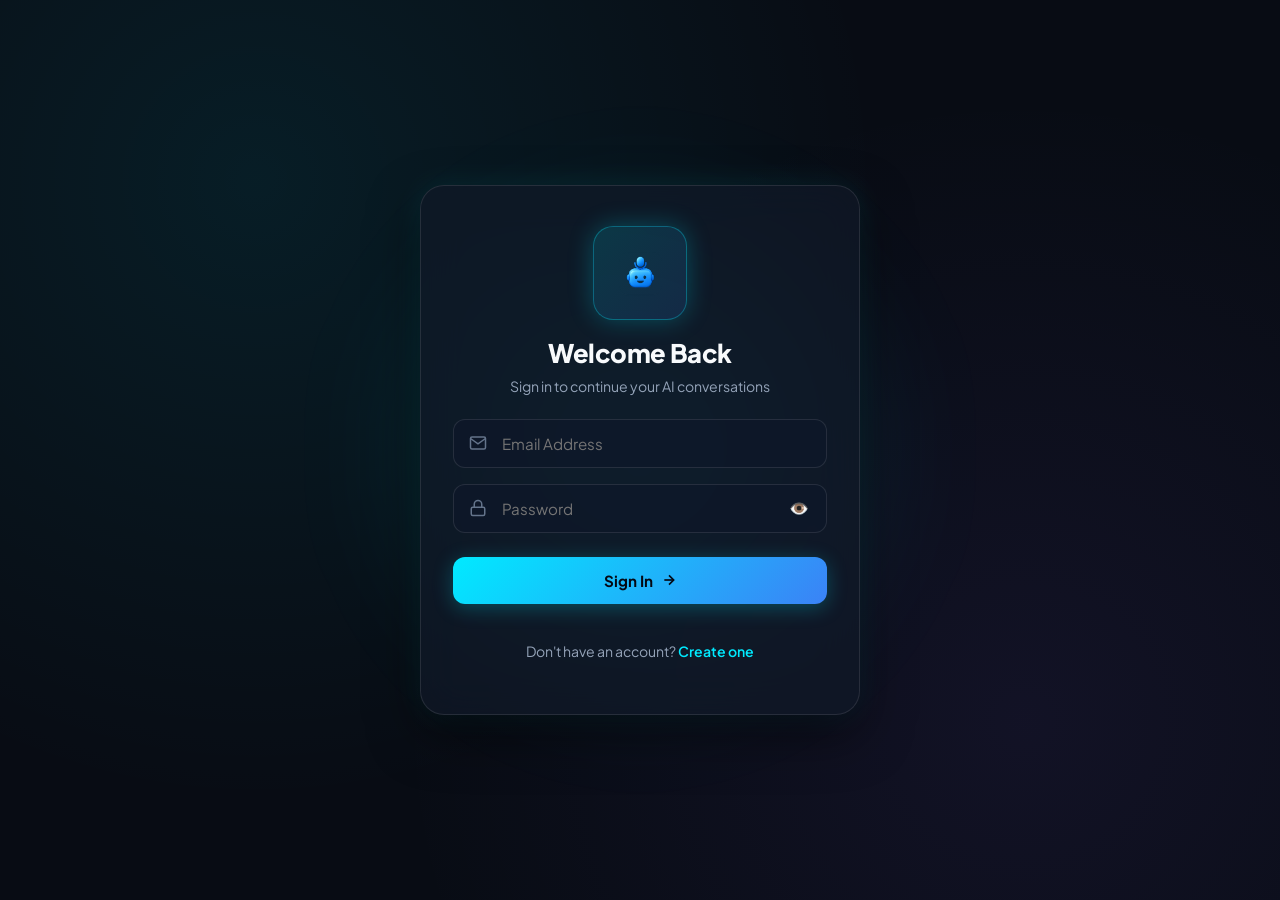
<file: frontend/login.html>
<!DOCTYPE html>
<html lang="en">

<head>
  <meta charset="UTF-8">
  <meta name="viewport" content="width=device-width, initial-scale=1.0">
  <title>Login - Chatora AI</title>
  <link rel="icon" type="image/png" href="assets/logo-main.png" />

  <!-- Google Fonts: Plus Jakarta Sans -->
  <link rel="preconnect" href="https://fonts.googleapis.com">
  <link rel="preconnect" href="https://fonts.gstatic.com" crossorigin>
  <link href="https://fonts.googleapis.com/css2?family=Plus+Jakarta+Sans:wght@400;500;600;700;800&display=swap" rel="stylesheet">

  <link rel="stylesheet" href="css/auth.css">
</head>

<body>
  <div class="auth-page-wrapper">
    <div class="auth-background-glow"></div>

    <div class="auth-container">
      <div class="auth-header">
        <div class="auth-brand-logo-wrapper">
          <img src="assets/logo-main.png" alt="Chatora AI Logo" class="auth-brand-logo-img" />
        </div>
        <h2>Welcome Back</h2>
        <p class="auth-subtitle">Sign in to continue your AI conversations</p>
      </div>

      <div class="auth-form-group">
        <div class="input-field-wrapper">
          <svg class="input-icon" xmlns="http://www.w3.org/2000/svg" width="18" height="18" viewBox="0 0 24 24" fill="none" stroke="currentColor" stroke-width="2"><path d="M4 4h16c1.1 0 2 .9 2 2v12c0 1.1-.9 2-2 2H4c-1.1 0-2-.9-2-2V6c0-1.1.9-2 2-2z"></path><polyline points="22,6 12,13 2,6"></polyline></svg>
          <input type="email" id="login-email" placeholder="Email Address" required autocomplete="email">
        </div>

        <div class="input-field-wrapper password-input-group">
          <svg class="input-icon" xmlns="http://www.w3.org/2000/svg" width="18" height="18" viewBox="0 0 24 24" fill="none" stroke="currentColor" stroke-width="2"><rect x="3" y="11" width="18" height="11" rx="2" ry="2"></rect><path d="M7 11V7a5 5 0 0 1 10 0v4"></path></svg>
          <input type="password" id="login-password" placeholder="Password" required autocomplete="current-password">
          <button type="button" class="toggle-password" data-target="login-password" aria-label="Toggle password visibility">👁️</button>
        </div>
      </div>

      <button class="auth-submit-btn" onclick="login()">
        <span>Sign In</span>
        <svg xmlns="http://www.w3.org/2000/svg" width="16" height="16" viewBox="0 0 24 24" fill="none" stroke="currentColor" stroke-width="2.5"><line x1="5" y1="12" x2="19" y2="12"></line><polyline points="12 5 19 12 12 19"></polyline></svg>
      </button>

      <div class="auth-footer">
        <p>Don't have an account? <a href="signup.html">Create one</a></p>
      </div>
    </div>
  </div>

  <script src="js/auth.js"></script>
</body>

</html>
</file>
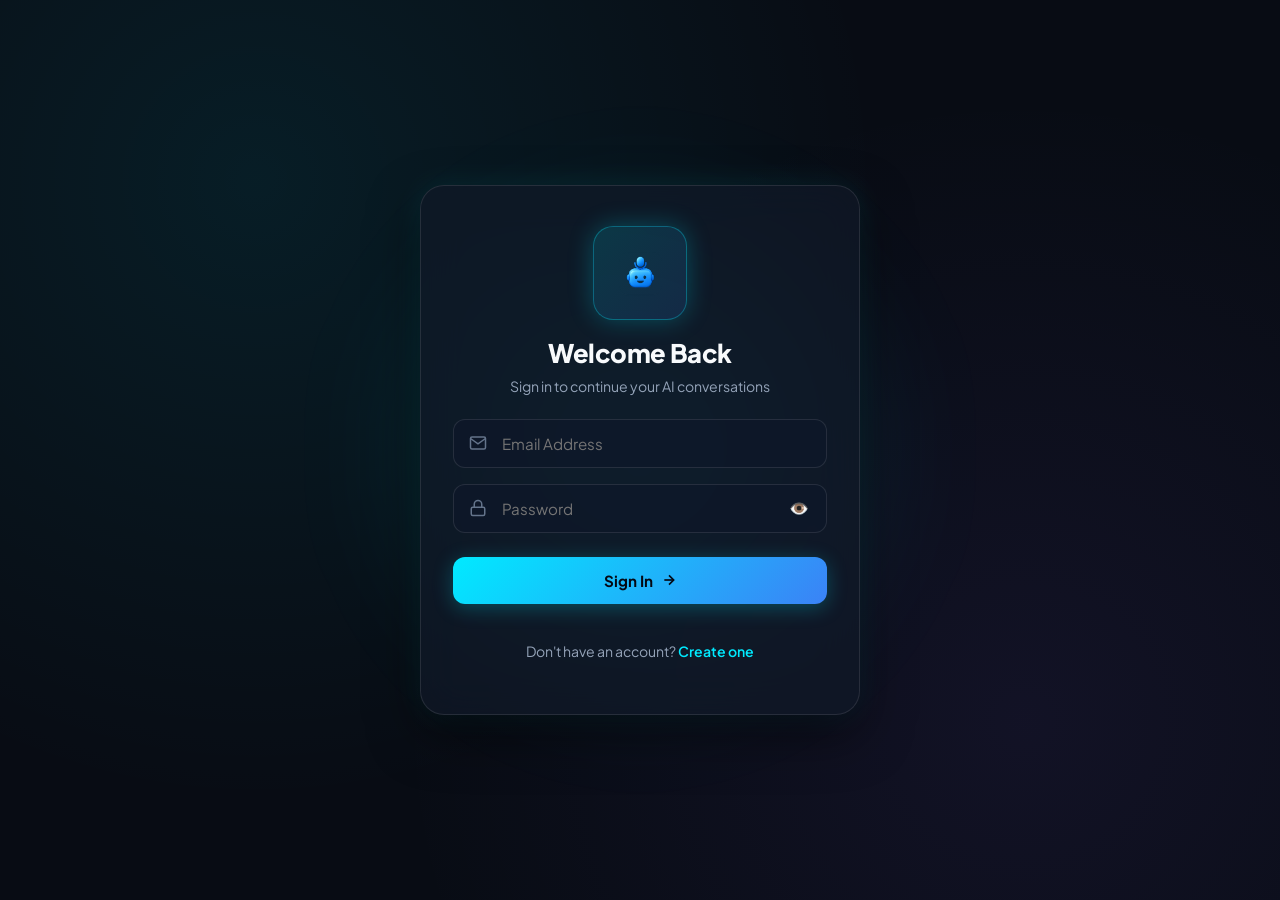
<file: frontend/profile.html>
<!DOCTYPE html>
<html lang="en">
<head>
  <meta charset="UTF-8">
  <meta name="viewport" content="width=device-width, initial-scale=1.0">
  <title>User Profile - Chatora AI</title>
  <link rel="icon" type="image/png" href="assets/logo-main.png" />

  <!-- Google Fonts: Plus Jakarta Sans -->
  <link rel="preconnect" href="https://fonts.googleapis.com">
  <link rel="preconnect" href="https://fonts.gstatic.com" crossorigin>
  <link href="https://fonts.googleapis.com/css2?family=Plus+Jakarta+Sans:wght@400;500;600;700;800&display=swap" rel="stylesheet">

  <link rel="stylesheet" href="css/main.css">
  <link rel="stylesheet" href="css/auth.css">
</head>
<body>
  <div class="profile-container">
    <div class="profile-header">
      <h2>👤 User Profile</h2>
      <div style="display: flex; gap: 10px;">
        <button id="theme-toggle" class="theme-toggle">🌙</button>
        <button onclick="goBack()" class="back-btn">← Back to Chat</button>
      </div>
    </div>

    <!-- Skeleton Loader -->
    <div id="profile-loader" class="profile-skeleton">
      <div class="skeleton-avatar"></div>
      <div class="skeleton-content">
        <div class="skeleton-card"></div>
        <div class="skeleton-card"></div>
        <div class="skeleton-card"></div>
      </div>
    </div>

    <!-- Main Profile Content -->
    <div class="profile-content" id="profile-content" style="display:none">
      <div class="profile-avatar-wrapper">
        <div class="profile-avatar">
          <img id="profile-image" alt="Profile Avatar" class="profile-avatar-img" style="display: none;" />
          <div class="avatar-circle" id="profile-avatar-circle">
            <span id="profile-initial">U</span>
          </div>
          <button id="profile-edit-btn" class="profile-edit-btn" title="Update profile image">✏️</button>
          <input type="file" id="profile-image-input" accept="image/*" style="display: none;" />
        </div>
      </div>

      <div class="profile-details">
        <div class="detail-group">
          <label>Username</label>
          <span id="profile-username">Loading...</span>
        </div>

        <div class="detail-group">
          <label>Email Address</label>
          <span id="profile-email">Loading...</span>
        </div>

        <div class="detail-group">
          <label>Account Status</label>
          <span id="profile-status" class="status-active">Active</span>
        </div>
      </div>

      <div class="upload-status" id="upload-status"></div>

      <div class="profile-actions">
        <button onclick="editProfile()" class="edit-btn">✏️ Edit Profile</button>
        <button onclick="changePassword()" class="change-password-btn">🔒 Change Password</button>
      </div>

      <!-- Edit Profile Form -->
      <div id="edit-profile-form" class="profile-form" style="display:none;">
        <h3>✏️ Edit Profile Details</h3>
        
        <div class="form-field-group">
          <label for="edit-username">Username</label>
          <input id="edit-username" type="text" placeholder="Enter new username" />
        </div>

        <div class="form-field-group">
          <label for="edit-email">Email Address</label>
          <input id="edit-email" type="email" placeholder="Enter new email" />
        </div>

        <div class="form-actions">
          <button id="save-profile-btn" type="button">Save Changes</button>
          <button id="cancel-edit-btn" type="button">Cancel</button>
        </div>
        <div id="edit-profile-status" class="profile-status"></div>
      </div>

      <!-- Change Password Form -->
      <div id="change-password-form" class="profile-form" style="display:none;">
        <h3>🔒 Security & Password</h3>

        <div class="form-field-group">
          <label for="current-password">Current Password</label>
          <div class="password-input-group">
            <input id="current-password" type="password" placeholder="Enter current password" />
            <button type="button" class="toggle-password" data-target="current-password" aria-label="Show password">👁️</button>
          </div>
        </div>

        <div class="form-field-group">
          <label for="new-password">New Password</label>
          <div class="password-input-group">
            <input id="new-password" type="password" placeholder="Enter new password" />
            <button type="button" class="toggle-password" data-target="new-password" aria-label="Show password">👁️</button>
          </div>
        </div>

        <div class="form-field-group">
          <label for="confirm-password">Confirm New Password</label>
          <div class="password-input-group">
            <input id="confirm-password" type="password" placeholder="Confirm new password" />
            <button type="button" class="toggle-password" data-target="confirm-password" aria-label="Show password">👁️</button>
          </div>
        </div>

        <div class="form-actions">
          <button id="submit-password-btn" type="button">Update Password</button>
          <button id="cancel-change-btn" type="button">Cancel</button>
        </div>
        <div id="change-password-status" class="profile-status"></div>
      </div>
    </div>
  </div>

  <script src="js/profile.js?v=3"></script>
</body>
</html>
</file>
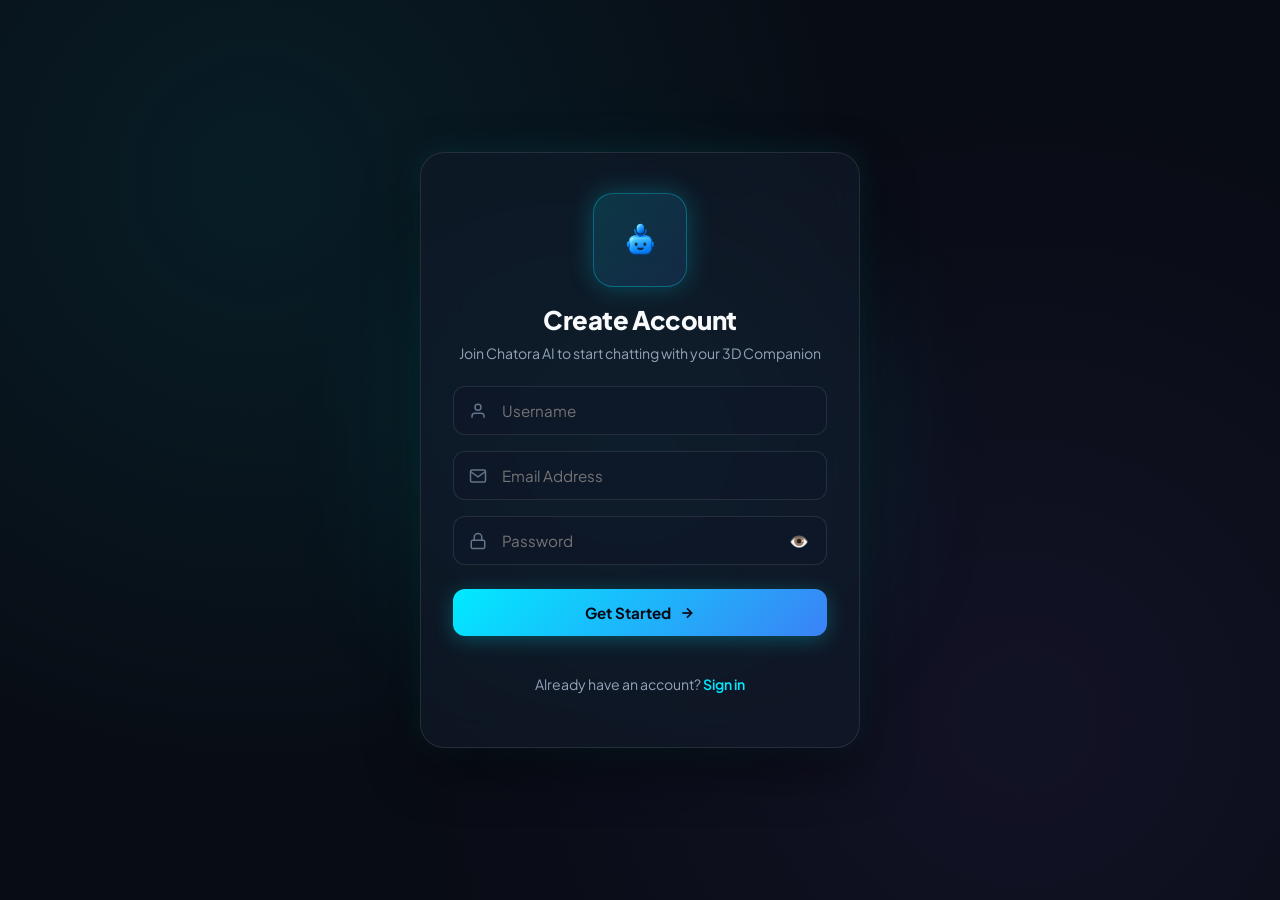
<file: frontend/signup.html>
<!DOCTYPE html>
<html lang="en">

<head>
  <meta charset="UTF-8">
  <meta name="viewport" content="width=device-width, initial-scale=1.0">
  <title>Sign Up - Chatora AI</title>
  <link rel="icon" type="image/png" href="assets/logo-main.png" />

  <!-- Google Fonts: Plus Jakarta Sans -->
  <link rel="preconnect" href="https://fonts.googleapis.com">
  <link rel="preconnect" href="https://fonts.gstatic.com" crossorigin>
  <link href="https://fonts.googleapis.com/css2?family=Plus+Jakarta+Sans:wght@400;500;600;700;800&display=swap" rel="stylesheet">

  <link rel="stylesheet" href="css/auth.css">
</head>

<body>
  <div class="auth-page-wrapper">
    <div class="auth-background-glow"></div>

    <div class="auth-container">
      <div class="auth-header">
        <div class="auth-brand-logo-wrapper">
          <img src="assets/logo-main.png" alt="Chatora AI Logo" class="auth-brand-logo-img" />
        </div>
        <h2>Create Account</h2>
        <p class="auth-subtitle">Join Chatora AI to start chatting with your 3D Companion</p>
      </div>

      <div class="auth-form-group">
        <div class="input-field-wrapper">
          <svg class="input-icon" xmlns="http://www.w3.org/2000/svg" width="18" height="18" viewBox="0 0 24 24" fill="none" stroke="currentColor" stroke-width="2"><path d="M20 21v-2a4 4 0 0 0-4-4H8a4 4 0 0 0-4 4v2"></path><circle cx="12" cy="7" r="4"></circle></svg>
          <input type="text" id="signup-username" placeholder="Username" required autocomplete="username">
        </div>

        <div class="input-field-wrapper">
          <svg class="input-icon" xmlns="http://www.w3.org/2000/svg" width="18" height="18" viewBox="0 0 24 24" fill="none" stroke="currentColor" stroke-width="2"><path d="M4 4h16c1.1 0 2 .9 2 2v12c0 1.1-.9 2-2 2H4c-1.1 0-2-.9-2-2V6c0-1.1.9-2 2-2z"></path><polyline points="22,6 12,13 2,6"></polyline></svg>
          <input type="email" id="signup-email" placeholder="Email Address" required autocomplete="email">
        </div>

        <div class="input-field-wrapper password-input-group">
          <svg class="input-icon" xmlns="http://www.w3.org/2000/svg" width="18" height="18" viewBox="0 0 24 24" fill="none" stroke="currentColor" stroke-width="2"><rect x="3" y="11" width="18" height="11" rx="2" ry="2"></rect><path d="M7 11V7a5 5 0 0 1 10 0v4"></path></svg>
          <input type="password" id="signup-password" placeholder="Password" required autocomplete="new-password">
          <button type="button" class="toggle-password" data-target="signup-password" aria-label="Toggle password visibility">👁️</button>
        </div>
      </div>

      <button class="auth-submit-btn" onclick="signup()">
        <span>Get Started</span>
        <svg xmlns="http://www.w3.org/2000/svg" width="16" height="16" viewBox="0 0 24 24" fill="none" stroke="currentColor" stroke-width="2.5"><line x1="5" y1="12" x2="19" y2="12"></line><polyline points="12 5 19 12 12 19"></polyline></svg>
      </button>

      <div class="auth-footer">
        <p>Already have an account? <a href="login.html">Sign in</a></p>
      </div>
    </div>
  </div>

  <script src="js/auth.js"></script>
</body>

</html>
</file>
<file: frontend/css/auth.css>
/* ==========================================================================
   CHATORA AI - AUTHENTICATION & PROFILE STYLESHEET
   ========================================================================== */

@import url('https://fonts.googleapis.com/css2?family=Plus+Jakarta+Sans:wght@400;500;600;700;800&display=swap');

/* --------------------------------------------------------------------------
   1. GLOBAL AUTH PAGE STYLES
   -------------------------------------------------------------------------- */
body {
  font-family: 'Plus Jakarta Sans', -apple-system, BlinkMacSystemFont, sans-serif;
  background-color: #080c14;
  color: #f8fafc;
  min-height: 100vh;
  margin: 0;
  display: flex;
  justify-content: center;
  align-items: center;
  background-image: 
    radial-gradient(circle at 20% 20%, rgba(0, 234, 255, 0.08) 0%, transparent 50%),
    radial-gradient(circle at 80% 80%, rgba(139, 92, 246, 0.08) 0%, transparent 50%);
  background-attachment: fixed;
}

body.light {
  background-color: #f1f5f9;
  color: #0f172a;
  background-image: 
    radial-gradient(circle at 20% 20%, rgba(0, 119, 255, 0.05) 0%, transparent 50%),
    radial-gradient(circle at 80% 80%, rgba(147, 51, 234, 0.05) 0%, transparent 50%);
}

/* --------------------------------------------------------------------------
   2. AUTH CARD & FORM ELEMENTS
   -------------------------------------------------------------------------- */
.auth-page-wrapper {
  position: relative;
  width: 100%;
  max-width: 440px;
  padding: 20px;
}

.auth-background-glow {
  position: absolute;
  top: 50%;
  left: 50%;
  transform: translate(-50%, -50%);
  width: 120%;
  height: 120%;
  background: radial-gradient(circle, rgba(0, 234, 255, 0.15) 0%, transparent 70%);
  filter: blur(40px);
  pointer-events: none;
  z-index: 0;
}

.auth-container {
  position: relative;
  z-index: 1;
  background: rgba(17, 24, 39, 0.75);
  backdrop-filter: blur(20px);
  -webkit-backdrop-filter: blur(20px);
  border: 1px solid rgba(255, 255, 255, 0.1);
  border-radius: 24px;
  padding: 40px 32px;
  box-shadow: 0 20px 50px rgba(0, 0, 0, 0.5), 0 0 30px rgba(0, 234, 255, 0.1);
  display: flex;
  flex-direction: column;
  gap: 24px;
  text-align: center;
}

body.light .auth-container {
  background: rgba(255, 255, 255, 0.85);
  border-color: rgba(0, 0, 0, 0.08);
  box-shadow: 0 20px 50px rgba(0, 0, 0, 0.08);
}

.auth-header {
  display: flex;
  flex-direction: column;
  align-items: center;
  gap: 8px;
}

.auth-brand-icon,
.auth-brand-logo-wrapper {
  width: 72px;
  height: 72px;
  border-radius: 20px;
  background: linear-gradient(135deg, rgba(0, 234, 255, 0.15), rgba(59, 130, 246, 0.15));
  border: 1px solid rgba(0, 234, 255, 0.3);
  display: flex;
  align-items: center;
  justify-content: center;
  margin-bottom: 8px;
  box-shadow: 0 0 25px rgba(0, 234, 255, 0.25);
  padding: 10px;
  transition: all 0.3s ease;
}

.auth-brand-logo-wrapper:hover {
  transform: scale(1.05);
  box-shadow: 0 0 35px rgba(0, 234, 255, 0.4);
}

.auth-brand-logo-img {
  width: 100%;
  height: 100%;
  object-fit: contain;
}

.auth-header h2 {
  font-size: 1.6rem;
  font-weight: 800;
  margin: 0;
  letter-spacing: -0.02em;
}

.auth-subtitle {
  font-size: 0.88rem;
  color: #94a3b8;
  margin: 0;
}

body.light .auth-subtitle {
  color: #64748b;
}

.auth-form-group {
  display: flex;
  flex-direction: column;
  gap: 16px;
}

.input-field-wrapper {
  position: relative;
  display: flex;
  align-items: center;
}

.input-icon {
  position: absolute;
  left: 16px;
  color: #64748b;
  pointer-events: none;
  transition: color 0.2s;
}

.input-field-wrapper input {
  width: 100%;
  padding: 14px 16px 14px 48px;
  background: rgba(15, 23, 42, 0.7);
  border: 1px solid rgba(255, 255, 255, 0.1);
  border-radius: 12px;
  color: #f8fafc;
  font-family: inherit;
  font-size: 0.95rem;
  outline: none;
  transition: all 0.25s;
}

body.light .input-field-wrapper input {
  background: #ffffff;
  border-color: rgba(0, 0, 0, 0.12);
  color: #0f172a;
}

.input-field-wrapper input:focus {
  border-color: #00eaff;
  box-shadow: 0 0 20px rgba(0, 234, 255, 0.25);
  background: rgba(15, 23, 42, 0.9);
}

.input-field-wrapper:focus-within .input-icon {
  color: #00eaff;
}

.toggle-password {
  position: absolute;
  right: 12px;
  background: transparent;
  border: none;
  color: #94a3b8;
  cursor: pointer;
  padding: 6px;
  font-size: 1rem;
  display: flex;
  align-items: center;
  justify-content: center;
  border-radius: 6px;
  transition: color 0.2s;
}

.toggle-password:hover {
  color: #00eaff;
}

.auth-submit-btn {
  width: 100%;
  padding: 14px;
  border-radius: 12px;
  border: none;
  background: linear-gradient(135deg, #00eaff 0%, #3b82f6 100%);
  color: #040914;
  font-family: inherit;
  font-weight: 700;
  font-size: 0.95rem;
  display: flex;
  align-items: center;
  justify-content: center;
  gap: 8px;
  cursor: pointer;
  transition: all 0.25s;
  box-shadow: 0 4px 20px rgba(0, 234, 255, 0.25);
}

.auth-submit-btn:hover {
  transform: translateY(-2px);
  box-shadow: 0 8px 30px rgba(0, 234, 255, 0.4);
  filter: brightness(1.1);
}

.auth-footer {
  font-size: 0.88rem;
  color: #94a3b8;
}

.auth-footer a {
  color: #00eaff;
  text-decoration: none;
  font-weight: 600;
}

.auth-footer a:hover {
  text-decoration: underline;
}

/* --------------------------------------------------------------------------
   3. PROFILE PAGE STYLING
   -------------------------------------------------------------------------- */
.profile-container {
  width: min(680px, 94vw);
  margin: 40px auto;
  background: rgba(17, 24, 39, 0.8);
  backdrop-filter: blur(20px);
  border: 1px solid rgba(255, 255, 255, 0.1);
  border-radius: 24px;
  box-shadow: 0 20px 50px rgba(0, 0, 0, 0.4);
  padding: 32px;
}

body.light .profile-container {
  background: rgba(255, 255, 255, 0.9);
  border-color: rgba(0, 0, 0, 0.08);
}

.profile-header {
  display: flex;
  justify-content: space-between;
  align-items: center;
  margin-bottom: 28px;
  padding-bottom: 16px;
  border-bottom: 1px solid rgba(255, 255, 255, 0.08);
}

.profile-header h2 {
  font-size: 1.4rem;
  font-weight: 800;
  margin: 0;
}

.back-btn {
  background: rgba(255, 255, 255, 0.05);
  border: 1px solid rgba(255, 255, 255, 0.1);
  color: #f8fafc;
  padding: 8px 16px;
  border-radius: 10px;
  font-family: inherit;
  font-weight: 600;
  font-size: 0.88rem;
  cursor: pointer;
  transition: all 0.2s;
}

.back-btn:hover {
  background: rgba(0, 234, 255, 0.15);
  border-color: #00eaff;
  color: #00eaff;
}

.profile-content {
  display: flex;
  flex-direction: column;
  gap: 24px;
}

.profile-avatar-wrapper {
  display: flex;
  flex-direction: column;
  align-items: center;
  gap: 12px;
}

.profile-avatar {
  position: relative;
  width: 110px;
  height: 110px;
  border-radius: 50%;
  background: linear-gradient(135deg, #00eaff, #3b82f6);
  padding: 4px;
  box-shadow: 0 0 30px rgba(0, 234, 255, 0.25);
}

.avatar-circle {
  width: 100%;
  height: 100%;
  border-radius: 50%;
  background: #0d1117;
  display: flex;
  align-items: center;
  justify-content: center;
}

.avatar-circle span {
  font-size: 42px;
  font-weight: 800;
  color: #00eaff;
}

.profile-avatar-img {
  width: 100%;
  height: 100%;
  border-radius: 50%;
  object-fit: cover;
}

.profile-edit-btn {
  position: absolute;
  right: 0;
  bottom: 0;
  width: 34px;
  height: 34px;
  border-radius: 50%;
  background: #00eaff;
  border: 3px solid #0d1117;
  color: #040914;
  font-size: 14px;
  display: flex;
  align-items: center;
  justify-content: center;
  cursor: pointer;
  box-shadow: 0 4px 12px rgba(0, 0, 0, 0.3);
  transition: transform 0.2s;
}

.profile-edit-btn:hover {
  transform: scale(1.15);
}

.profile-details {
  display: grid;
  grid-template-columns: repeat(auto-fit, minmax(200px, 1fr));
  gap: 16px;
}

.detail-group {
  background: rgba(15, 23, 42, 0.6);
  border: 1px solid rgba(255, 255, 255, 0.08);
  border-radius: 14px;
  padding: 16px;
  display: flex;
  flex-direction: column;
  gap: 6px;
}

body.light .detail-group {
  background: #ffffff;
  border-color: rgba(0, 0, 0, 0.08);
}

.detail-group label {
  font-size: 0.75rem;
  font-weight: 700;
  text-transform: uppercase;
  letter-spacing: 0.05em;
  color: #64748b;
}

.detail-group span {
  font-size: 1rem;
  font-weight: 600;
  color: #f8fafc;
}

body.light .detail-group span {
  color: #0f172a;
}

.status-active {
  color: #4ade80 !important;
}

.profile-actions {
  display: flex;
  gap: 14px;
  margin-top: 8px;
}

.profile-actions button {
  flex: 1;
  padding: 12px;
  border-radius: 12px;
  border: 1px solid rgba(0, 234, 255, 0.3);
  background: rgba(0, 234, 255, 0.1);
  color: #00eaff;
  font-family: inherit;
  font-weight: 700;
  font-size: 0.9rem;
  cursor: pointer;
  transition: all 0.2s;
}

.profile-actions button:hover {
  background: #00eaff;
  color: #040914;
  box-shadow: 0 0 20px rgba(0, 234, 255, 0.3);
}

.profile-form {
  background: rgba(15, 23, 42, 0.85);
  backdrop-filter: blur(16px);
  -webkit-backdrop-filter: blur(16px);
  border: 1px solid rgba(0, 234, 255, 0.2);
  border-radius: 20px;
  padding: 24px;
  display: flex;
  flex-direction: column;
  gap: 16px;
  margin-top: 20px;
  box-shadow: 0 10px 30px rgba(0, 0, 0, 0.3), 0 0 20px rgba(0, 234, 255, 0.1);
  animation: fadeInDown 0.3s cubic-bezier(0.34, 1.56, 0.64, 1);
}

body.light .profile-form {
  background: #ffffff;
  border-color: rgba(0, 119, 255, 0.2);
  box-shadow: 0 10px 30px rgba(0, 0, 0, 0.08);
}

.profile-form h3 {
  font-size: 1.15rem;
  font-weight: 700;
  margin: 0 0 4px 0;
  color: #00eaff;
}

body.light .profile-form h3 {
  color: #0077ff;
}

.form-field-group {
  display: flex;
  flex-direction: column;
  gap: 6px;
  width: 100%;
}

.form-field-group label {
  font-size: 0.8rem;
  font-weight: 700;
  text-transform: uppercase;
  letter-spacing: 0.05em;
  color: #94a3b8;
}

body.light .form-field-group label {
  color: #475569;
}

.profile-form input {
  width: 100%;
  padding: 12px 16px;
  background: rgba(8, 12, 20, 0.8);
  border: 1px solid rgba(255, 255, 255, 0.12);
  border-radius: 12px;
  color: #f8fafc;
  font-family: inherit;
  font-size: 0.95rem;
  outline: none;
  transition: all 0.25s;
}

body.light .profile-form input {
  background: #f8fafc;
  border-color: rgba(0, 0, 0, 0.12);
  color: #0f172a;
}

.profile-form input:focus {
  border-color: #00eaff;
  box-shadow: 0 0 16px rgba(0, 234, 255, 0.2);
}

.password-input-group {
  position: relative;
  display: flex;
  align-items: center;
  width: 100%;
}

.password-input-group input {
  padding-right: 46px;
}

.password-input-group .toggle-password {
  position: absolute;
  right: 12px;
  top: 50%;
  transform: translateY(-50%);
  background: transparent;
  border: none;
  color: #94a3b8;
  cursor: pointer;
  padding: 6px;
  font-size: 1rem;
  display: flex;
  align-items: center;
  justify-content: center;
  border-radius: 6px;
  transition: color 0.2s;
}

.password-input-group .toggle-password:hover {
  color: #00eaff;
}

.form-actions {
  display: flex;
  gap: 12px;
  margin-top: 12px;
}

.form-actions button {
  flex: 1;
  padding: 12px 18px;
  border-radius: 12px;
  border: none;
  font-family: inherit;
  font-weight: 700;
  font-size: 0.9rem;
  cursor: pointer;
  transition: all 0.2s;
}

.form-actions button[type="button"]:first-child {
  background: linear-gradient(135deg, #00eaff 0%, #3b82f6 100%);
  color: #040914;
  box-shadow: 0 4px 15px rgba(0, 234, 255, 0.2);
}

.form-actions button[type="button"]:first-child:hover {
  transform: translateY(-2px);
  box-shadow: 0 6px 24px rgba(0, 234, 255, 0.35);
}

.form-actions button[type="button"]:last-child {
  background: rgba(255, 255, 255, 0.08);
  color: #94a3b8;
  border: 1px solid rgba(255, 255, 255, 0.1);
}

body.light .form-actions button[type="button"]:last-child {
  background: #e2e8f0;
  color: #0f172a;
  border-color: rgba(0, 0, 0, 0.1);
}

.form-actions button[type="button"]:last-child:hover {
  background: rgba(255, 255, 255, 0.15);
  color: #f8fafc;
}

.profile-status {
  font-size: 0.85rem;
  font-weight: 600;
  color: #00eaff;
  margin-top: 4px;
}

/* --------------------------------------------------------------------------
   4. SKELETON LOADER
   -------------------------------------------------------------------------- */
.profile-skeleton {
  display: flex;
  flex-direction: column;
  gap: 20px;
  align-items: center;
}

.skeleton-avatar {
  width: 90px;
  height: 90px;
  border-radius: 50%;
  background: linear-gradient(90deg, #1e293b 25%, #334155 50%, #1e293b 75%);
  background-size: 400% 100%;
  animation: skeletonSweep 1.4s infinite;
}

.skeleton-content {
  width: 100%;
  display: flex;
  flex-direction: column;
  gap: 14px;
}

.skeleton-card {
  height: 60px;
  border-radius: 12px;
  background: linear-gradient(90deg, #1e293b 25%, #334155 50%, #1e293b 75%);
  background-size: 400% 100%;
  animation: skeletonSweep 1.4s infinite;
}

@keyframes skeletonSweep {
  0% { background-position: 100% 0; }
  100% { background-position: -100% 0; }
}

/* --------------------------------------------------------------------------
   5. TOAST NOTIFICATION FOR AUTH / PROFILE
   -------------------------------------------------------------------------- */
.toast {
  position: fixed;
  top: 24px;
  right: 24px;
  padding: 12px 20px;
  border-radius: 12px;
  font-weight: 600;
  font-size: 0.9rem;
  color: #fff;
  background: #00eaff;
  box-shadow: 0 10px 30px rgba(0, 0, 0, 0.4);
  opacity: 0;
  transform: translateY(-20px);
  transition: all 0.3s cubic-bezier(0.34, 1.56, 0.64, 1);
  z-index: 9999;
}

.toast.show {
  opacity: 1;
  transform: translateY(0);
}

.toast.success {
  background: #22c55e;
}

.toast.error {
  background: #ef4444;
}
</file>
<file: frontend/css/main.css>
/* ==========================================================================
   CHATORA AI - NEXT-GEN DESIGN SYSTEM & MAIN STYLESHEET
   ========================================================================== */

/* --------------------------------------------------------------------------
   1. DESIGN TOKENS & CSS VARIABLES
   -------------------------------------------------------------------------- */
:root {
  /* Color Palette - Dark Theme (Default) */
  --bg-app: #080c14;
  --bg-sidebar: rgba(13, 17, 24, 0.75);
  --bg-card: rgba(20, 27, 38, 0.65);
  --bg-card-hover: rgba(30, 41, 59, 0.75);
  --bg-input: rgba(15, 23, 42, 0.7);

  /* Primary Accent & Gradients */
  --accent-cyan: #00eaff;
  --accent-blue: #3b82f6;
  --accent-purple: #8b5cf6;
  --accent-gradient: linear-gradient(135deg, #00eaff 0%, #3b82f6 50%, #8b5cf6 100%);
  --accent-glow: rgba(0, 234, 255, 0.25);
  --accent-glow-strong: rgba(0, 234, 255, 0.45);

  /* Text Colors */
  --text-primary: #f8fafc;
  --text-secondary: #94a3b8;
  --text-muted: #64748b;
  --text-inverse: #090d16;

  /* Glassmorphism & Borders */
  --glass-border: rgba(255, 255, 255, 0.08);
  --glass-border-hover: rgba(0, 234, 255, 0.3);
  --glass-backdrop: blur(16px);
  --glass-shadow: 0 8px 32px 0 rgba(0, 0, 0, 0.37);

  /* Chat Bubbles */
  --msg-user-bg: linear-gradient(135deg, rgba(0, 234, 255, 0.15), rgba(59, 130, 246, 0.2));
  --msg-user-border: rgba(0, 234, 255, 0.3);
  --msg-bot-bg: rgba(17, 24, 39, 0.75);
  --msg-bot-border: rgba(255, 255, 255, 0.08);

  /* Layout & Sizing */
  --radius-sm: 8px;
  --radius-md: 12px;
  --radius-lg: 20px;
  --radius-full: 9999px;
  --font-family: 'Plus Jakarta Sans', -apple-system, BlinkMacSystemFont, 'Segoe UI', Roboto, sans-serif;
  --font-mono: 'Fira Code', monospace;
  --topbar-height: 64px;

  /* Transitions */
  --transition-fast: 0.15s cubic-bezier(0.4, 0, 0.2, 1);
  --transition-normal: 0.25s cubic-bezier(0.4, 0, 0.2, 1);
  --transition-bounce: 0.4s cubic-bezier(0.34, 1.56, 0.64, 1);
}

/* Light Theme Overrides */
body.light {
  --bg-app: #f1f5f9;
  --bg-sidebar: rgba(255, 255, 255, 0.85);
  --bg-card: rgba(255, 255, 255, 0.8);
  --bg-card-hover: rgba(241, 245, 249, 0.9);
  --bg-input: #ffffff;

  --text-primary: #0f172a;
  --text-secondary: #475569;
  --text-muted: #94a3b8;

  --glass-border: rgba(0, 0, 0, 0.08);
  --glass-border-hover: rgba(59, 130, 246, 0.4);
  --glass-shadow: 0 8px 30px rgba(0, 0, 0, 0.06);

  --msg-user-bg: linear-gradient(135deg, #0077ff, #00bfff);
  --msg-user-border: rgba(0, 119, 255, 0.3);
  --msg-bot-bg: #ffffff;
  --msg-bot-border: rgba(0, 0, 0, 0.08);
}

/* --------------------------------------------------------------------------
   2. GLOBAL RESET & BASE STYLES
   -------------------------------------------------------------------------- */
*, *::before, *::after {
  box-sizing: border-box;
  margin: 0;
  padding: 0;
}

html, body {
  height: 100%;
  font-family: var(--font-family);
  background-color: var(--bg-app);
  color: var(--text-primary);
  overflow-x: hidden;
  -webkit-font-smoothing: antialiased;
  -moz-osx-font-smoothing: grayscale;
}

body {
  display: flex;
  flex-direction: column;
  min-height: 100vh;
  background-image: 
    radial-gradient(circle at 15% 15%, rgba(0, 234, 255, 0.06) 0%, transparent 40%),
    radial-gradient(circle at 85% 85%, rgba(139, 92, 246, 0.06) 0%, transparent 40%);
  background-attachment: fixed;
  transition: background-color var(--transition-normal), color var(--transition-normal);
}

/* Custom Scrollbars */
::-webkit-scrollbar {
  width: 6px;
  height: 6px;
}
::-webkit-scrollbar-track {
  background: transparent;
}
::-webkit-scrollbar-thumb {
  background: rgba(148, 163, 184, 0.2);
  border-radius: var(--radius-full);
}
::-webkit-scrollbar-thumb:hover {
  background: rgba(0, 234, 255, 0.4);
}

/* Utility Gradient Text */
.gradient-text {
  background: var(--accent-gradient);
  -webkit-background-clip: text;
  -webkit-text-fill-color: transparent;
}

/* --------------------------------------------------------------------------
   3. TOP NAVIGATION BAR
   -------------------------------------------------------------------------- */
.app-topbar {
  height: var(--topbar-height);
  display: flex;
  align-items: center;
  justify-content: space-between;
  padding: 0 24px;
  background: var(--bg-sidebar);
  backdrop-filter: var(--glass-backdrop);
  -webkit-backdrop-filter: var(--glass-backdrop);
  border-bottom: 1px solid var(--glass-border);
  position: sticky;
  top: 0;
  z-index: 1000;
}

.brand-logo {
  display: flex;
  align-items: center;
  gap: 12px;
}

.logo-icon-wrapper {
  width: 38px;
  height: 38px;
  border-radius: var(--radius-md);
  background: var(--accent-gradient);
  display: flex;
  align-items: center;
  justify-content: center;
  box-shadow: 0 0 20px var(--accent-glow);
}

.brand-img {
  width: 28px;
  height: 28px;
  object-fit: contain;
}

.logo-fallback-icon {
  font-size: 20px;
}

.brand-text-group {
  display: flex;
  align-items: center;
  gap: 8px;
}

.brand-title {
  font-size: 1.25rem;
  font-weight: 800;
  letter-spacing: -0.02em;
}

.brand-badge {
  font-size: 0.7rem;
  font-weight: 700;
  padding: 2px 8px;
  border-radius: var(--radius-full);
  background: rgba(0, 234, 255, 0.15);
  color: var(--accent-cyan);
  border: 1px solid rgba(0, 234, 255, 0.3);
  letter-spacing: 0.05em;
}

.topbar-actions {
  display: flex;
  align-items: center;
  gap: 16px;
}

.status-indicator-pill {
  display: flex;
  align-items: center;
  gap: 8px;
  padding: 6px 14px;
  border-radius: var(--radius-full);
  background: rgba(34, 197, 94, 0.1);
  border: 1px solid rgba(34, 197, 94, 0.25);
  font-size: 0.8rem;
  font-weight: 600;
  color: #4ade80;
}

.status-dot {
  width: 8px;
  height: 8px;
  border-radius: 50%;
  background-color: #22c55e;
}

.status-dot.pulsing {
  box-shadow: 0 0 0 0 rgba(34, 197, 94, 0.7);
  animation: pulse-green 2s infinite;
}

@keyframes pulse-green {
  0% {
    transform: scale(0.95);
    box-shadow: 0 0 0 0 rgba(34, 197, 94, 0.7);
  }
  70% {
    transform: scale(1);
    box-shadow: 0 0 0 8px rgba(34, 197, 94, 0);
  }
  100% {
    transform: scale(0.95);
    box-shadow: 0 0 0 0 rgba(34, 197, 94, 0);
  }
}

.theme-toggle {
  width: 40px;
  height: 40px;
  border-radius: var(--radius-md);
  background: var(--bg-card);
  border: 1px solid var(--glass-border);
  color: var(--text-primary);
  display: flex;
  align-items: center;
  justify-content: center;
  cursor: pointer;
  font-size: 18px;
  transition: all var(--transition-normal);
}

.theme-toggle:hover {
  border-color: var(--accent-cyan);
  box-shadow: 0 0 16px var(--accent-glow);
  transform: translateY(-2px);
}

/* --------------------------------------------------------------------------
   4. MAIN CONTAINER LAYOUT
   -------------------------------------------------------------------------- */
.main-container {
  display: grid;
  grid-template-columns: 280px 340px 1fr;
  gap: 20px;
  flex: 1;
  padding: 20px;
  max-width: 1800px;
  margin: 0 auto;
  width: 100%;
  height: calc(100vh - var(--topbar-height));
  overflow: hidden;
}

/* --------------------------------------------------------------------------
   5. HISTORY SIDEBAR
   -------------------------------------------------------------------------- */
.history-sidebar {
  background: var(--bg-sidebar);
  backdrop-filter: var(--glass-backdrop);
  -webkit-backdrop-filter: var(--glass-backdrop);
  border: 1px solid var(--glass-border);
  border-radius: var(--radius-lg);
  padding: 20px;
  display: flex;
  flex-direction: column;
  gap: 16px;
  overflow: hidden;
  box-shadow: var(--glass-shadow);
}

.sidebar-header {
  display: flex;
  flex-direction: column;
  gap: 14px;
}

.sidebar-title-group {
  display: flex;
  align-items: center;
  gap: 10px;
  color: var(--text-secondary);
}

.sidebar-title-group h3 {
  font-size: 0.95rem;
  font-weight: 700;
  text-transform: uppercase;
  letter-spacing: 0.05em;
  color: var(--text-secondary);
}

.new-chat-btn {
  width: 100%;
  padding: 12px 16px;
  border-radius: var(--radius-md);
  border: none;
  background: var(--accent-gradient);
  color: #040914;
  font-family: var(--font-family);
  font-weight: 700;
  font-size: 0.9rem;
  display: flex;
  align-items: center;
  justify-content: center;
  gap: 8px;
  cursor: pointer;
  transition: all var(--transition-normal);
  box-shadow: 0 4px 15px var(--accent-glow);
}

.new-chat-btn:hover {
  transform: translateY(-2px);
  box-shadow: 0 6px 24px var(--accent-glow-strong);
  filter: brightness(1.1);
}

.history-list-container {
  flex: 1;
  overflow-y: auto;
  display: flex;
  flex-direction: column;
  gap: 8px;
  padding-right: 4px;
}

.history-item-wrapper {
  display: flex;
  align-items: center;
  justify-content: space-between;
  padding: 10px 12px;
  background: var(--bg-card);
  border: 1px solid var(--glass-border);
  border-radius: var(--radius-md);
  color: var(--text-secondary);
  transition: all var(--transition-normal);
  gap: 8px;
}

.history-item-wrapper:hover {
  background: var(--bg-card-hover);
  border-color: var(--glass-border-hover);
  color: var(--text-primary);
  transform: translateX(2px);
}

.history-item-wrapper.active {
  background: rgba(0, 234, 255, 0.1);
  border-color: var(--accent-cyan);
  color: var(--accent-cyan);
  font-weight: 600;
}

.history-item-title {
  display: flex;
  align-items: center;
  gap: 8px;
  flex: 1;
  min-width: 0;
  cursor: pointer;
}

.title-text {
  white-space: nowrap;
  overflow: hidden;
  text-overflow: ellipsis;
  font-size: 0.88rem;
}

.history-actions {
  display: flex;
  align-items: center;
  gap: 4px;
  opacity: 0;
  transition: opacity var(--transition-fast);
}

.history-item-wrapper:hover .history-actions {
  opacity: 1;
}

.history-action-btn {
  background: transparent;
  border: none;
  color: var(--text-muted);
  width: 26px;
  height: 26px;
  border-radius: var(--radius-sm);
  display: flex;
  align-items: center;
  justify-content: center;
  cursor: pointer;
  transition: all var(--transition-fast);
}

.history-action-btn:hover {
  background: rgba(255, 255, 255, 0.1);
  color: var(--text-primary);
}

.history-action-btn.delete-btn:hover {
  background: rgba(239, 68, 68, 0.2);
  color: #ef4444;
}

.history-action-btn.rename-btn:hover {
  background: rgba(0, 234, 255, 0.2);
  color: var(--accent-cyan);
}

/* Sidebar Profile Widget */
.sidebar-profile {
  position: relative;
  padding-top: 14px;
  border-top: 1px solid var(--glass-border);
}

.profile-btn {
  width: 100%;
  display: flex;
  align-items: center;
  gap: 12px;
  padding: 10px 14px;
  background: var(--bg-card);
  border: 1px solid var(--glass-border);
  border-radius: var(--radius-md);
  color: var(--text-primary);
  cursor: pointer;
  transition: all var(--transition-normal);
}

.profile-btn:hover {
  border-color: var(--accent-cyan);
  background: var(--bg-card-hover);
}

.profile-avatar-mini {
  width: 32px;
  height: 32px;
  border-radius: 50%;
  background: var(--accent-gradient);
  display: flex;
  align-items: center;
  justify-content: center;
  font-size: 14px;
}

.profile-name-text {
  flex: 1;
  text-align: left;
  font-weight: 600;
  font-size: 0.88rem;
  white-space: nowrap;
  overflow: hidden;
  text-overflow: ellipsis;
}

.dropdown-chevron {
  color: var(--text-muted);
  transition: transform var(--transition-normal);
}

.profile-dropdown {
  display: none;
  position: absolute;
  bottom: 100%;
  left: 0;
  width: 100%;
  margin-bottom: 10px;
  background: var(--bg-app);
  border: 1px solid var(--glass-border);
  border-radius: var(--radius-md);
  padding: 8px;
  box-shadow: 0 10px 30px rgba(0, 0, 0, 0.5);
  backdrop-filter: var(--glass-backdrop);
  z-index: 100;
}

.profile-dropdown.show {
  display: flex;
  flex-direction: column;
  gap: 4px;
  animation: fadeInDown 0.2s cubic-bezier(0.34, 1.56, 0.64, 1);
}

@keyframes fadeInDown {
  from { opacity: 0; transform: translateY(10px); }
  to { opacity: 1; transform: translateY(0); }
}

.dropdown-item {
  display: flex;
  align-items: center;
  gap: 10px;
  width: 100%;
  padding: 10px 12px;
  border: none;
  background: transparent;
  color: var(--text-primary);
  font-family: var(--font-family);
  font-size: 0.88rem;
  font-weight: 500;
  cursor: pointer;
  border-radius: var(--radius-sm);
  transition: background var(--transition-fast);
}

.dropdown-item:hover {
  background: rgba(0, 234, 255, 0.1);
  color: var(--accent-cyan);
}

.dropdown-item.danger:hover {
  background: rgba(239, 68, 68, 0.15);
  color: #ef4444;
}

.dropdown-divider {
  height: 1px;
  background: var(--glass-border);
  margin: 4px 0;
}

/* --------------------------------------------------------------------------
   6. 3D AVATAR SECTION
   -------------------------------------------------------------------------- */
.avatar-section {
  display: flex;
  flex-direction: column;
  height: 100%;
}

.avatar-card-frame {
  flex: 1;
  background: var(--bg-sidebar);
  backdrop-filter: var(--glass-backdrop);
  -webkit-backdrop-filter: var(--glass-backdrop);
  border: 1px solid var(--glass-border);
  border-radius: var(--radius-lg);
  padding: 16px;
  display: flex;
  flex-direction: column;
  gap: 12px;
  position: relative;
  overflow: hidden;
  box-shadow: var(--glass-shadow);
}

.avatar-card-frame::before {
  content: '';
  position: absolute;
  top: -50%;
  left: -50%;
  width: 200%;
  height: 200%;
  background: radial-gradient(circle, rgba(0, 234, 255, 0.08) 0%, transparent 60%);
  pointer-events: none;
}

.avatar-frame-header {
  display: flex;
  align-items: center;
  justify-content: space-between;
  z-index: 10;
}

.live-badge {
  display: inline-flex;
  align-items: center;
  gap: 6px;
  font-size: 0.75rem;
  font-weight: 700;
  padding: 4px 10px;
  border-radius: var(--radius-full);
  background: rgba(0, 234, 255, 0.1);
  color: var(--accent-cyan);
  border: 1px solid rgba(0, 234, 255, 0.2);
}

.badge-dot {
  width: 6px;
  height: 6px;
  border-radius: 50%;
  background: var(--accent-cyan);
  box-shadow: 0 0 8px var(--accent-cyan);
}

.avatar-hint {
  font-size: 0.75rem;
  color: var(--text-muted);
}

#avatar-container {
  flex: 1;
  width: 100%;
  height: 100%;
  border-radius: var(--radius-md);
  overflow: hidden;
  background: radial-gradient(circle at center, rgba(15, 23, 42, 0.4) 0%, rgba(8, 12, 20, 0.9) 100%);
  position: relative;
  display: flex;
  align-items: center;
  justify-content: center;
}

/* Canvas canvas styling */
#avatar-container canvas {
  width: 100% !important;
  height: 100% !important;
  outline: none;
}

/* --------------------------------------------------------------------------
   7. CHAT SECTION & MESSAGES
   -------------------------------------------------------------------------- */
.chat-section {
  display: flex;
  flex-direction: column;
  background: var(--bg-sidebar);
  backdrop-filter: var(--glass-backdrop);
  -webkit-backdrop-filter: var(--glass-backdrop);
  border: 1px solid var(--glass-border);
  border-radius: var(--radius-lg);
  padding: 20px;
  height: 100%;
  overflow: hidden;
  box-shadow: var(--glass-shadow);
}

.chat-header {
  padding-bottom: 16px;
  margin-bottom: 16px;
  border-bottom: 1px solid var(--glass-border);
}

.chat-title-wrapper {
  display: flex;
  align-items: center;
  gap: 14px;
}

.chat-bot-icon {
  font-size: 28px;
  width: 44px;
  height: 44px;
  border-radius: var(--radius-md);
  background: rgba(0, 234, 255, 0.1);
  border: 1px solid rgba(0, 234, 255, 0.25);
  display: flex;
  align-items: center;
  justify-content: center;
}

.chat-title-wrapper h2 {
  font-size: 1.15rem;
  font-weight: 700;
  color: var(--text-primary);
}

.chat-subtitle {
  font-size: 0.8rem;
  color: var(--text-muted);
}

/* Chat Box Container */
.chat-box-container {
  flex: 1;
  overflow-y: auto;
  display: flex;
  flex-direction: column;
  gap: 16px;
  padding-right: 8px;
  margin-bottom: 16px;
}

/* Message Styles */
.user-msg, .bot-msg {
  display: flex;
  flex-direction: column;
  gap: 6px;
  max-width: 85%;
  animation: fadeInUp 0.3s ease;
}

@keyframes fadeInUp {
  from { opacity: 0; transform: translateY(12px); }
  to { opacity: 1; transform: translateY(0); }
}

.user-msg {
  align-self: flex-end;
}

.bot-msg {
  align-self: flex-start;
}

/* Headers inside messages */
.user-header, .bot-header {
  display: flex;
  align-items: center;
  justify-content: space-between;
  gap: 8px;
  font-size: 0.75rem;
  font-weight: 700;
  color: var(--text-muted);
}

.user-msg .user-header {
  justify-content: flex-end;
}

/* Message Content Bubbles */
.user-msg-content, .bot-content {
  padding: 14px 18px;
  border-radius: 18px;
  font-size: 0.93rem;
  line-height: 1.6;
}

.user-msg .user-msg-content,
.user-msg > div:not(.user-header) {
  background: var(--msg-user-bg);
  border: 1px solid var(--msg-user-border);
  color: var(--text-primary);
  border-bottom-right-radius: 4px;
  box-shadow: 0 4px 15px rgba(0, 234, 255, 0.1);
}

body.light .user-msg .user-msg-content,
body.light .user-msg > div:not(.user-header) {
  color: #ffffff;
}

.bot-msg .bot-content {
  background: var(--msg-bot-bg);
  border: 1px solid var(--msg-bot-border);
  color: var(--text-primary);
  border-bottom-left-radius: 4px;
  box-shadow: 0 4px 20px rgba(0, 0, 0, 0.2);
}

.bot-content p {
  margin-bottom: 10px;
}
.bot-content p:last-child {
  margin-bottom: 0;
}

/* Code block markdown inside bot responses */
.bot-msg pre {
  background: #090d16 !important;
  border: 1px solid var(--glass-border);
  border-radius: var(--radius-md);
  padding: 14px;
  margin: 12px 0;
  position: relative;
  overflow-x: auto;
}

.bot-msg code {
  font-family: var(--font-mono);
  font-size: 0.85rem;
}

/* Copy Buttons (Icon Only) */
.copy-all-btn, .copy-code-btn {
  display: inline-flex;
  align-items: center;
  justify-content: center;
  width: 28px;
  height: 28px;
  padding: 0;
  background: rgba(0, 234, 255, 0.1);
  border: 1px solid rgba(0, 234, 255, 0.25);
  border-radius: var(--radius-sm);
  color: var(--accent-cyan);
  cursor: pointer;
  transition: all var(--transition-normal);
}

.copy-all-btn:hover, .copy-code-btn:hover {
  background: var(--accent-cyan);
  color: #090d16;
  box-shadow: 0 0 12px var(--accent-glow);
  transform: scale(1.05);
}

.copy-success {
  background: #22c55e !important;
  color: #ffffff !important;
  border-color: #22c55e !important;
}

/* Typing Indicator Animation */
.typing {
  display: inline-flex;
  align-items: center;
  gap: 6px;
  padding: 12px 18px;
  background: var(--msg-bot-bg);
  border: 1px solid var(--msg-bot-border);
  border-radius: 18px;
  border-bottom-left-radius: 4px;
  width: fit-content;
}

.typing span {
  width: 8px;
  height: 8px;
  background: var(--accent-cyan);
  border-radius: 50%;
  animation: typingBounce 1.4s infinite ease-in-out both;
}

.typing span:nth-child(1) { animation-delay: -0.32s; }
.typing span:nth-child(2) { animation-delay: -0.16s; }

@keyframes typingBounce {
  0%, 80%, 100% { transform: scale(0); opacity: 0.4; }
  40% { transform: scale(1); opacity: 1; box-shadow: 0 0 10px var(--accent-cyan); }
}

/* --------------------------------------------------------------------------
   8. INPUT SECTION & FLOATING CONTROLS
   -------------------------------------------------------------------------- */
.input-area-wrapper {
  position: relative;
}

.input-area {
  display: flex;
  align-items: center;
  gap: 10px;
  background: var(--bg-input);
  border: 1px solid var(--glass-border);
  border-radius: var(--radius-full);
  padding: 8px 12px 8px 16px;
  box-shadow: 0 4px 20px rgba(0, 0, 0, 0.25);
  transition: all var(--transition-normal);
}

.input-area:focus-within {
  border-color: var(--accent-cyan);
  box-shadow: 0 0 24px var(--accent-glow);
}

#user-input {
  flex: 1;
  background: transparent;
  border: none;
  outline: none;
  color: var(--text-primary);
  font-family: var(--font-family);
  font-size: 0.95rem;
}

#user-input::placeholder {
  color: var(--text-muted);
}

.icon-action-btn {
  width: 38px;
  height: 38px;
  border-radius: 50%;
  background: transparent;
  border: none;
  color: var(--text-secondary);
  font-size: 1.1rem;
  display: flex;
  align-items: center;
  justify-content: center;
  cursor: pointer;
  transition: all var(--transition-normal);
}

.icon-action-btn:hover {
  background: rgba(0, 234, 255, 0.1);
  color: var(--accent-cyan);
  transform: scale(1.1);
}

.send-action-btn {
  display: flex;
  align-items: center;
  gap: 8px;
  padding: 10px 20px;
  border-radius: var(--radius-full);
  border: none;
  background: var(--accent-gradient);
  color: #040914;
  font-family: var(--font-family);
  font-weight: 700;
  font-size: 0.88rem;
  cursor: pointer;
  transition: all var(--transition-normal);
  box-shadow: 0 4px 15px var(--accent-glow);
}

.send-action-btn:hover {
  transform: scale(1.04);
  box-shadow: 0 6px 20px var(--accent-glow-strong);
}

/* Emoji Picker Popover styling */
.emoji-picker-popover {
  position: absolute;
  bottom: 60px;
  left: 0;
  z-index: 2000;
  border-radius: var(--radius-md);
  box-shadow: 0 10px 30px rgba(0, 0, 0, 0.5);
}

/* --------------------------------------------------------------------------
   9. TOAST NOTIFICATIONS
   -------------------------------------------------------------------------- */
.toast {
  position: fixed;
  top: 80px;
  right: 24px;
  display: flex;
  align-items: center;
  gap: 10px;
  background: var(--bg-card);
  border: 1px solid var(--accent-cyan);
  backdrop-filter: var(--glass-backdrop);
  color: var(--text-primary);
  padding: 12px 20px;
  border-radius: var(--radius-md);
  font-weight: 600;
  font-size: 0.9rem;
  box-shadow: 0 10px 30px rgba(0, 0, 0, 0.4), 0 0 20px var(--accent-glow);
  opacity: 0;
  transform: translateY(-20px) scale(0.95);
  transition: all var(--transition-bounce);
  pointer-events: none;
  z-index: 9999;
}

.toast.show {
  opacity: 1;
  transform: translateY(0) scale(1);
  pointer-events: auto;
}

/* --------------------------------------------------------------------------
   10. RESPONSIVE BREAKPOINTS
   -------------------------------------------------------------------------- */
@media (max-width: 1280px) {
  .main-container {
    grid-template-columns: 240px 280px 1fr;
    gap: 16px;
    padding: 16px;
  }
}

@media (max-width: 1024px) {
  .main-container {
    grid-template-columns: 1fr;
    grid-template-rows: auto 300px 1fr;
    height: auto;
    overflow: visible;
  }

  .history-sidebar {
    max-height: 250px;
  }

  .avatar-section {
    height: 300px;
  }

  .chat-section {
    min-height: 500px;
  }
}

@media (max-width: 640px) {
  .app-topbar {
    padding: 0 16px;
  }

  .status-indicator-pill {
    display: none;
  }

  .main-container {
    padding: 12px;
    gap: 12px;
  }

  .send-action-btn span {
    display: none;
  }

  .send-action-btn {
    padding: 10px;
    border-radius: 50%;
  }

  .user-msg, .bot-msg {
    max-width: 95%;
  }
}

/* ==========================================================================
   CUSTOM THEMED MODAL DIALOGS
   ========================================================================== */
.modal-overlay {
  position: fixed;
  top: 0;
  left: 0;
  width: 100vw;
  height: 100vh;
  background: rgba(4, 7, 13, 0.75);
  backdrop-filter: blur(10px);
  -webkit-backdrop-filter: blur(10px);
  z-index: 9999;
  display: flex;
  align-items: center;
  justify-content: center;
  opacity: 0;
  pointer-events: none;
  transition: opacity 0.25s cubic-bezier(0.4, 0, 0.2, 1);
}

body.light .modal-overlay {
  background: rgba(15, 23, 42, 0.4);
}

.modal-overlay.show {
  opacity: 1;
  pointer-events: auto;
}

.modal-box {
  background: var(--bg-card);
  border: 1px solid var(--glass-border);
  box-shadow: 0 20px 50px rgba(0, 0, 0, 0.5), 0 0 30px var(--accent-glow);
  border-radius: var(--radius-lg);
  width: 90%;
  max-width: 440px;
  padding: 24px;
  transform: scale(0.92) translateY(12px);
  transition: transform 0.25s cubic-bezier(0.34, 1.56, 0.64, 1);
  display: flex;
  flex-direction: column;
  gap: 16px;
  color: var(--text-primary);
}

.modal-overlay.show .modal-box {
  transform: scale(1) translateY(0);
}

.modal-header {
  display: flex;
  align-items: center;
  justify-content: space-between;
}

.modal-title-group {
  display: flex;
  align-items: center;
  gap: 10px;
}

.modal-icon {
  font-size: 1.3rem;
}

.modal-title {
  font-size: 1.15rem;
  font-weight: 700;
  margin: 0;
  color: var(--text-primary);
}

.modal-close-icon {
  background: transparent;
  border: none;
  color: var(--text-muted);
  font-size: 1.5rem;
  cursor: pointer;
  line-height: 1;
  transition: color var(--transition-fast);
  padding: 4px;
  border-radius: var(--radius-sm);
}

.modal-close-icon:hover {
  color: var(--accent-cyan);
}

.modal-description {
  font-size: 0.94rem;
  color: var(--text-secondary);
  margin: 0 0 12px 0;
  line-height: 1.45;
}

.modal-input-wrapper {
  display: flex;
  flex-direction: column;
}

.modal-input {
  width: 100%;
  padding: 12px 16px;
  background: var(--bg-input);
  border: 1px solid var(--glass-border);
  border-radius: var(--radius-md);
  color: var(--text-primary);
  font-size: 0.95rem;
  font-family: var(--font-family);
  outline: none;
  transition: border-color var(--transition-fast), box-shadow var(--transition-fast);
  box-sizing: border-box;
}

.modal-input:focus {
  border-color: var(--accent-cyan);
  box-shadow: 0 0 0 3px rgba(0, 234, 255, 0.2);
}

.modal-footer {
  display: flex;
  align-items: center;
  justify-content: flex-end;
  gap: 10px;
  margin-top: 8px;
}

.modal-btn {
  padding: 10px 18px;
  border-radius: var(--radius-md);
  font-size: 0.9rem;
  font-weight: 600;
  cursor: pointer;
  border: none;
  transition: all var(--transition-fast);
}

.modal-btn-cancel {
  background: transparent;
  color: var(--text-secondary);
  border: 1px solid var(--glass-border);
}

.modal-btn-cancel:hover {
  background: rgba(255, 255, 255, 0.08);
  color: var(--text-primary);
}

body.light .modal-btn-cancel:hover {
  background: rgba(0, 0, 0, 0.05);
}

.modal-btn-confirm {
  background: var(--accent-gradient);
  color: #090d16;
  box-shadow: 0 4px 15px var(--accent-glow);
}

.modal-btn-confirm:hover {
  transform: translateY(-1px);
  box-shadow: 0 6px 20px var(--accent-glow-strong);
}

.modal-btn-confirm.danger {
  background: linear-gradient(135deg, #ef4444 0%, #dc2626 100%);
  color: #ffffff;
  box-shadow: 0 4px 15px rgba(239, 68, 68, 0.3);
}

.modal-btn-confirm.danger:hover {
  box-shadow: 0 6px 20px rgba(239, 68, 68, 0.5);
}
</file>
